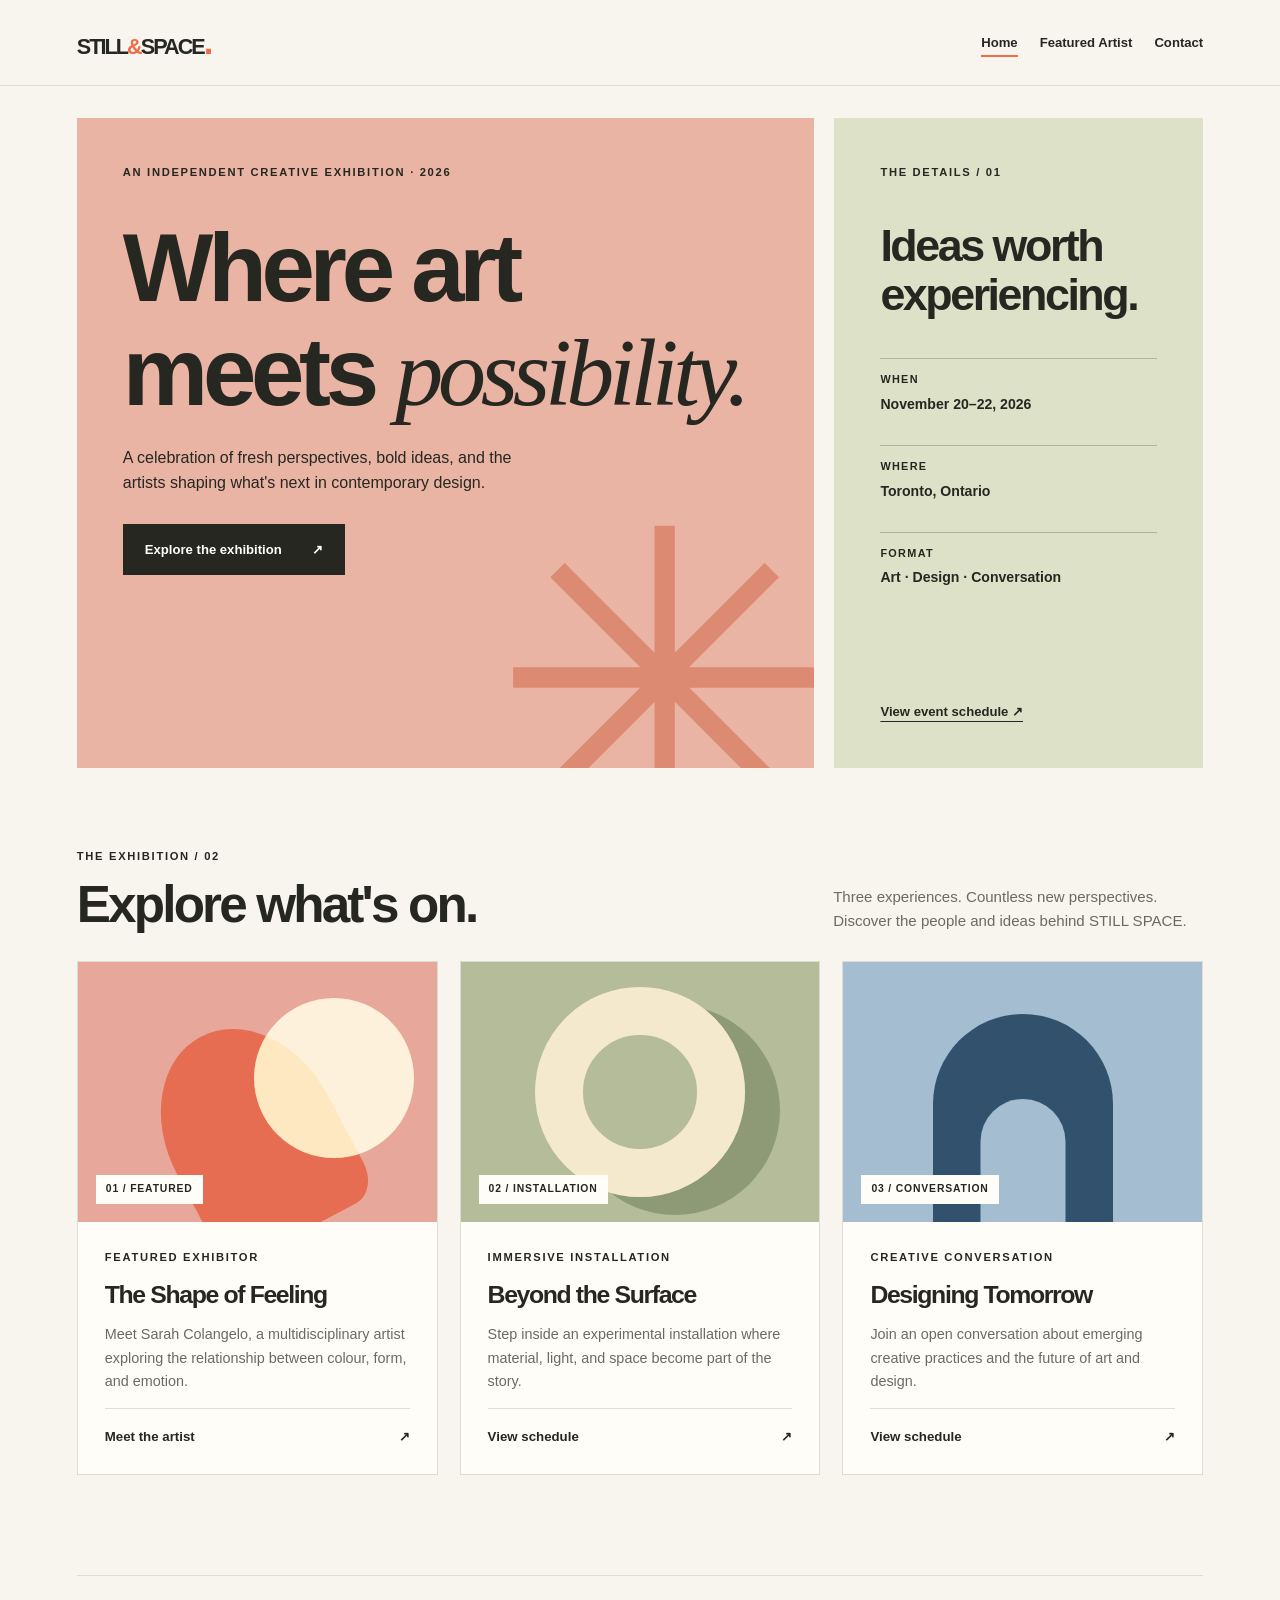
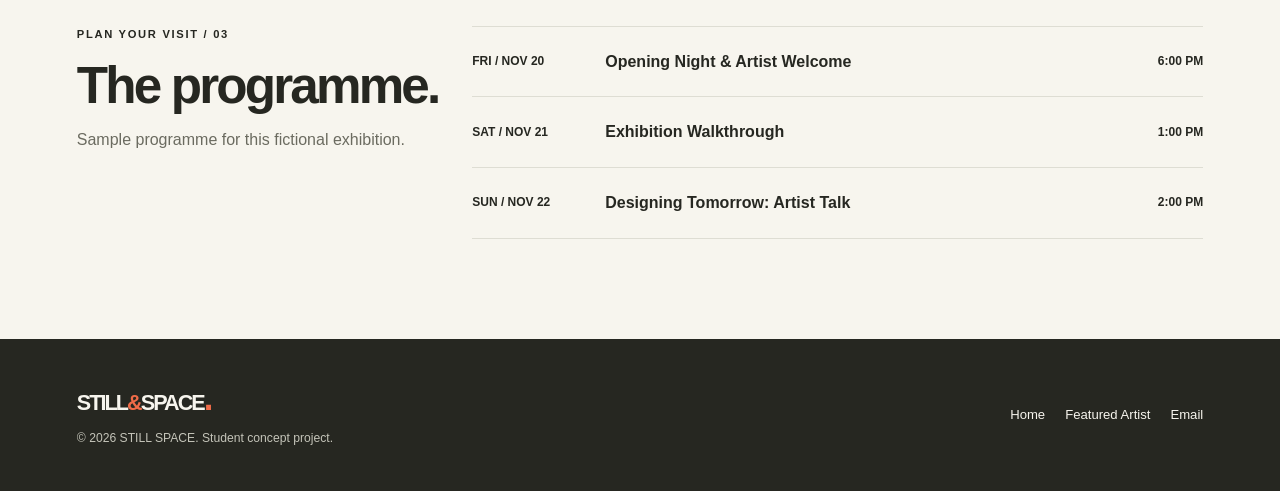
<file: index.html>
<!DOCTYPE html>
<html lang="en">
<head>
    <meta charset="UTF-8">
    <meta name="viewport" content="width=device-width, initial-scale=1.0">
    <title>STILL SPACE | EXHIBITION HUB</title>
    <link rel="stylesheet" href="css/style.css">
</head>
<body>
    <header class="site-header">
    <a class="brand" href="index.html" aria-label="Still Space home">STILL<span>&</span>SPACE<span class="brand-dot">.</span></a>
    <nav aria-label="Main navigation"><ul class="nav-links"><li><a class="active" aria-current="page" href="index.html">Home</a></li><li><a href="detail.html">Featured Artist</a></li><li><a href="#contact">Contact</a></li></ul></nav>
  </header>
  <main class="container">
    <section class="hero-grid" aria-labelledby="hero-title">
      <div class="hero-primary">
        <p class="eyebrow">AN INDEPENDENT CREATIVE EXHIBITION · 2026</p>
        <h1 id="hero-title">Where art<br>meets <em>possibility.</em></h1>
        <p class="hero-description">A celebration of fresh perspectives, bold ideas, and the artists shaping what's next in contemporary design.</p>
        <a class="button button-dark" href="#lineup">Explore the exhibition <span aria-hidden="true">↗</span></a>
        <span class="hero-decoration" aria-hidden="true">✳</span>
      </div>
 <aside class="hero-secondary" aria-label="Exhibition information">
        <p class="eyebrow">THE DETAILS / 01</p>
        <h2>Ideas worth<br>experiencing.</h2>
        <div class="info-line"><span>WHEN</span><strong>November 20–22, 2026</strong></div>
        <div class="info-line"><span>WHERE</span><strong>Toronto, Ontario</strong></div>
        <div class="info-line"><span>FORMAT</span><strong>Art · Design · Conversation</strong></div>
        <a class="text-link" href="#schedule">View event schedule <span aria-hidden="true">↗</span></a>
      </aside>
    </section>
    <section class="intro-section" id="lineup" aria-labelledby="lineup-title"><div><p class="eyebrow">THE EXHIBITION / 02</p><h2 id="lineup-title">Explore what's on.</h2></div><p>Three experiences. Countless new perspectives. Discover the people and ideas behind STILL SPACE.</p></section>
    <section class="cards-gallery" aria-label="Exhibition highlights">
      <article class="card"><div class="card-art art-one" role="img" aria-label="Abstract coral and pink sculptural composition">
        <span class="art-shape art-shape-one"></span>
        <span class="art-shape art-shape-two"></span></span>
        <span class="art-label">01 / FEATURED</span></div>
        <div class="card-content">
          <p class="eyebrow">FEATURED EXHIBITOR</p>
          <h3>The Shape of Feeling</h3>
          <p>Meet Sarah Colangelo, a multidisciplinary artist exploring the relationship between colour, form, and emotion.</p>
          <a class="card-link" href="detail.html">Meet the artist<span aria-hidden="true">↗</span></a></div></article>
      <article class="card"><div class="card-art art-two" role="img" aria-label="Abstract circular geometric design in cream and olive"><span class="art-ring"></span><span class="art-label">02 / INSTALLATION</span></div><div class="card-content"><p class="eyebrow">IMMERSIVE INSTALLATION</p><h3>Beyond the Surface</h3><p>Step inside an experimental installation where material, light, and space become part of the story.</p><a class="card-link" href="#schedule">View schedule <span aria-hidden="true">↗</span></a></div></article>
      <article class="card"><div class="card-art art-three" role="img" aria-label="Minimal blue geometric poster-style artwork"><span class="art-arch"></span><span class="art-label">03 / CONVERSATION</span></div><div class="card-content"><p class="eyebrow">CREATIVE CONVERSATION</p><h3>Designing Tomorrow</h3><p>Join an open conversation about emerging creative practices and the future of art and design.</p><a class="card-link" href="#schedule">View schedule <span aria-hidden="true">↗</span></a></div></article>
    </section>
    <section class="schedule-section" id="schedule" aria-labelledby="schedule-title"><div class="schedule-heading"><p class="eyebrow">PLAN YOUR VISIT / 03</p><h2 id="schedule-title">The programme.</h2><p>Sample programme for this fictional exhibition.</p></div><div class="schedule-list"><div class="schedule-item"><span>FRI / NOV 20</span><strong>Opening Night & Artist Welcome</strong><span>6:00 PM</span></div><div class="schedule-item"><span>SAT / NOV 21</span><strong>Exhibition Walkthrough</strong><span>1:00 PM</span></div><div class="schedule-item"><span>SUN / NOV 22</span><strong>Designing Tomorrow: Artist Talk</strong><span>2:00 PM</span></div></div></section>
  </main>
  <footer class="site-footer" id="contact"><div><a class="brand footer-brand" href="index.html">STILL<span>&</span>SPACE<span class="brand-dot">.</span></a><p>© 2026 STILL SPACE. Student concept project.</p></div><div class="footer-links"><a href="index.html">Home</a><a href="detail.html">Featured Artist</a><a href="mailto:hello@example.com">Email</a></div></footer>
</body>
</html>
</file>
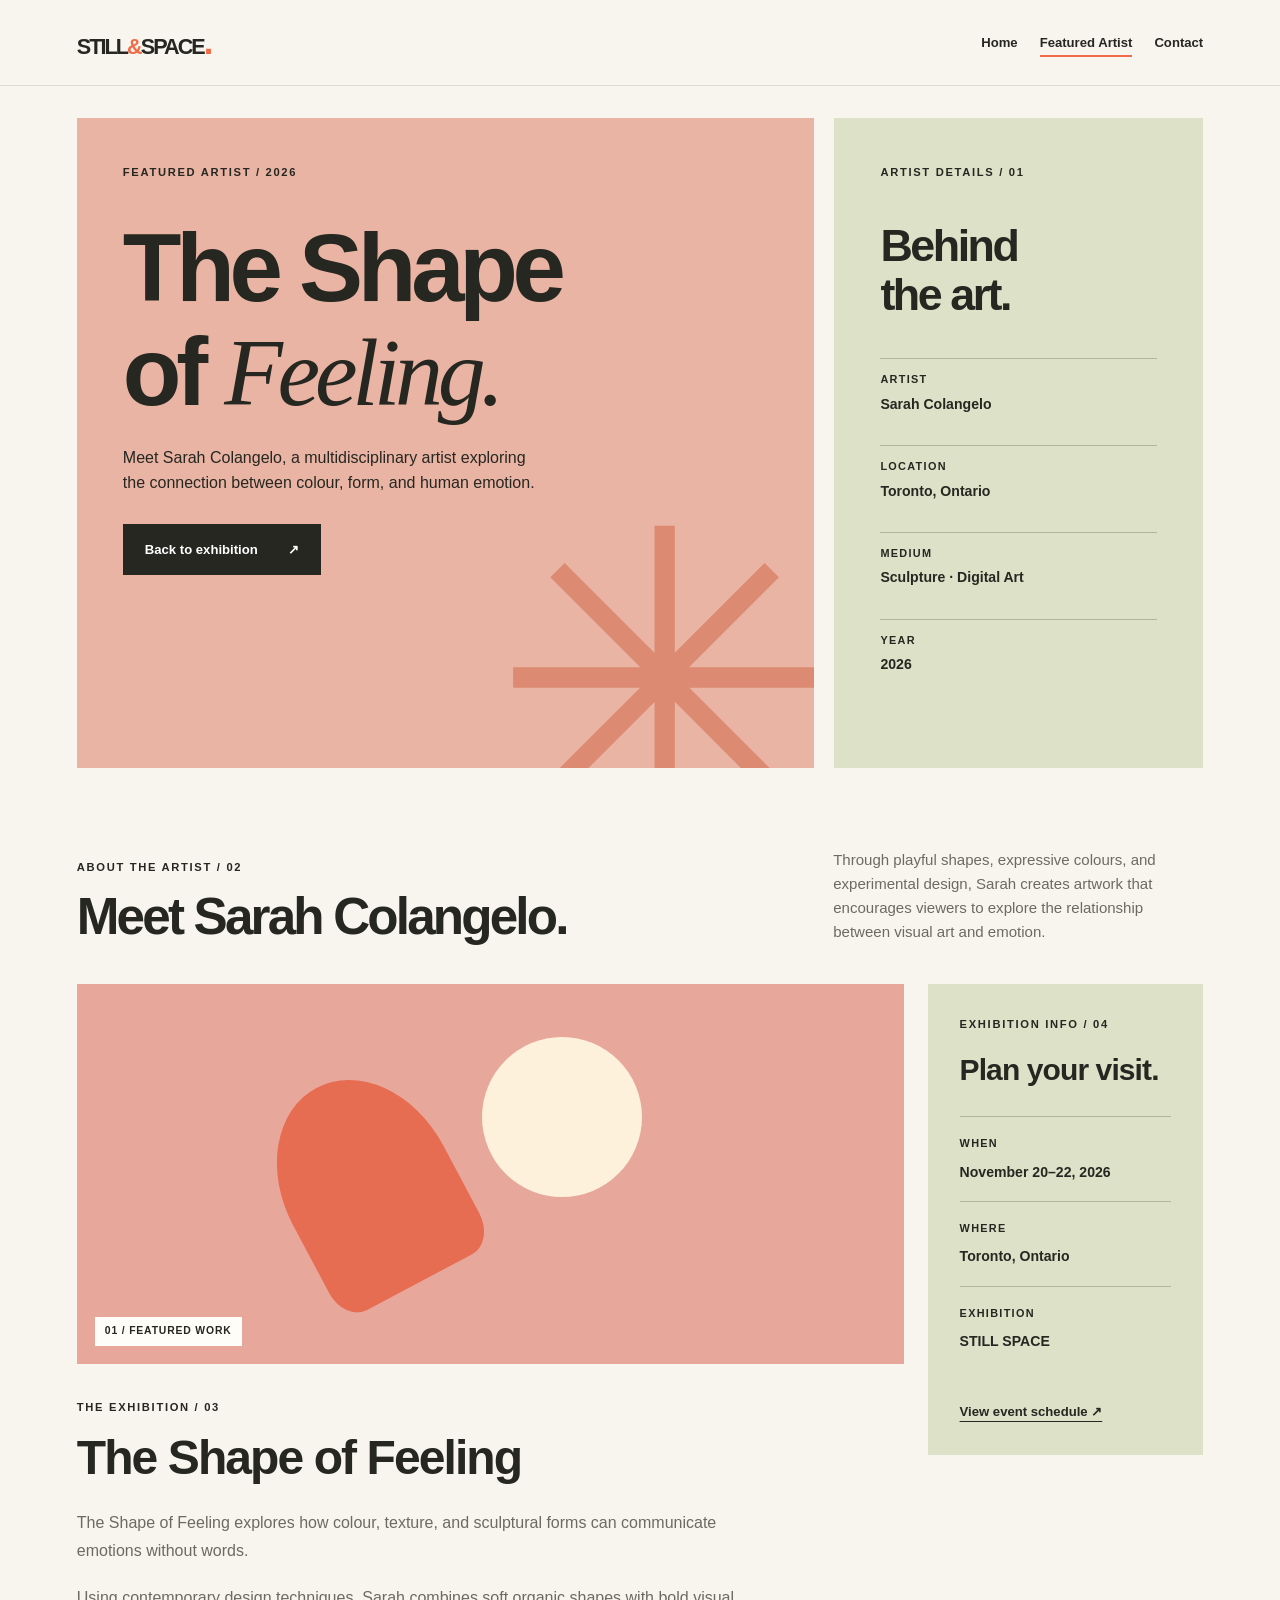
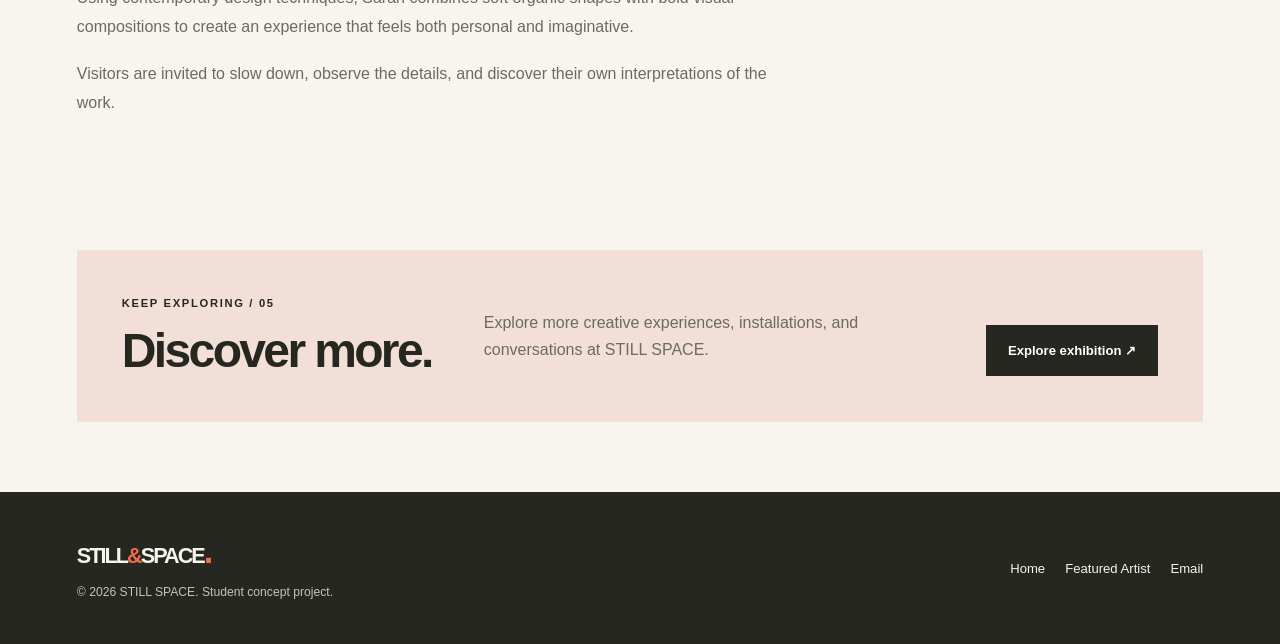
<file: detail.html>
<!DOCTYPE html>
<html lang="en">
<head>
    <meta charset="UTF-8">
    <meta name="viewport" content="width=device-width, initial-scale=1.0">
    <title>Featured Artist | STILL SPACE</title>
    <link rel="stylesheet" href="css/style.css">
</head>

<body>

   
    <header class="site-header">
        <a class="brand" href="index.html">
            STILL<span>&</span>SPACE<span class="brand-dot">.</span>
        </a>

        <nav aria-label="Main navigation">
            <ul class="nav-links">
                <li><a href="index.html">Home</a></li>
                <li>
                    <a class="active" aria-current="page" href="detail.html">
                        Featured Artist
                    </a>
                </li>
                <li><a href="#contact">Contact</a></li>
            </ul>
        </nav>
    </header>

    <main class="container">


        <section class="hero-grid">

            <div class="hero-primary">
                <p class="eyebrow">FEATURED ARTIST / 2026</p>

                <h1>
                    The Shape<br>
                    of <em>Feeling.</em>
                </h1>

                <p class="hero-description">
                    Meet Sarah Colangelo, a multidisciplinary artist
                    exploring the connection between colour,
                    form, and human emotion.
                </p>

                <a class="button button-dark" href="index.html">
                    Back to exhibition <span aria-hidden="true">↗</span>
                </a>

                <span class="hero-decoration" aria-hidden="true">✳</span>
            </div>

            <aside class="hero-secondary">
                <p class="eyebrow">ARTIST DETAILS / 01</p>

                <h2>
                    Behind<br>
                    the art.
                </h2>

                <div class="info-line">
                    <span>ARTIST</span>
                    <strong>Sarah Colangelo</strong>
                </div>

                <div class="info-line">
                    <span>LOCATION</span>
                    <strong>Toronto, Ontario</strong>
                </div>

                <div class="info-line">
                    <span>MEDIUM</span>
                    <strong>Sculpture · Digital Art</strong>
                </div>

                <div class="info-line">
                    <span>YEAR</span>
                    <strong>2026</strong>
                </div>
            </aside>

        </section>


        <section class="intro-section">
            <div>
                <p class="eyebrow">ABOUT THE ARTIST / 02</p>
                <h2>Meet Sarah Colangelo.</h2>
            </div>

            <p>
                Through playful shapes, expressive colours,
                and experimental design, Sarah creates artwork
                that encourages viewers to explore the
                relationship between visual art and emotion.
            </p>
        </section>

        
        <section class="detail-content-grid">

            <article class="detail-article">
                <div class="detail-art art-one" role="img"
                     aria-label="Abstract coral and pink artwork">
                    <span class="art-shape art-shape-one"></span>
                    <span class="art-shape art-shape-two"></span>
                    <span class="art-label">01 / FEATURED WORK</span>
                </div>

                <div class="detail-article-text">
                    <p class="eyebrow">THE EXHIBITION / 03</p>
                    <h2>The Shape of Feeling</h2>

                    <p>
                        The Shape of Feeling explores how colour,
                        texture, and sculptural forms can communicate
                        emotions without words.
                    </p>

                    <p>
                        Using contemporary design techniques,
                        Sarah combines soft organic shapes with
                        bold visual compositions to create an
                        experience that feels both personal
                        and imaginative.
                    </p>

                    <p>
                        Visitors are invited to slow down,
                        observe the details, and discover their
                        own interpretations of the work.
                    </p>
                </div>
            </article>

            <aside class="detail-sidebar">
                <p class="eyebrow">EXHIBITION INFO / 04</p>

                <h3>Plan your visit.</h3>

                <div class="info-line">
                    <span>WHEN</span>
                    <strong>November 20–22, 2026</strong>
                </div>

                <div class="info-line">
                    <span>WHERE</span>
                    <strong>Toronto, Ontario</strong>
                </div>

                <div class="info-line">
                    <span>EXHIBITION</span>
                    <strong>STILL SPACE</strong>
                </div>

                <a class="text-link" href="index.html#schedule">
                    View event schedule ↗
                </a>
            </aside>

        </section>


        <section class="detail-bottom">
            <div>
                <p class="eyebrow">KEEP EXPLORING / 05</p>
                <h2>Discover more.</h2>
            </div>

            <p>
                Explore more creative experiences,
                installations, and conversations
                at STILL SPACE.
            </p>

            <a class="button button-dark" href="index.html">
                Explore exhibition ↗
            </a>
        </section>

    </main>

    <footer class="site-footer" id="contact">
        <div>
            <a class="brand footer-brand" href="index.html">
                STILL<span>&</span>SPACE<span class="brand-dot">.</span>
            </a>

            <p>© 2026 STILL SPACE. Student concept project.</p>
        </div>

        <div class="footer-links">
            <a href="index.html">Home</a>
            <a href="detail.html">Featured Artist</a>
            <a href="mailto:hello@example.com">Email</a>
        </div>
    </footer>

</body>
</html>
</file>
<file: css/style.css>
:root {
    --ink: #262721;
    --cream: #f7f5ee;
    --paper: #fffdf7;
    --orange: #f06b48;
    --muted: #6b6b60;
    --line: #deddd3;
    --olive: #747d54;
}

* {
    margin: 0;
    padding: 0;
    box-sizing: border-box;
}

html {
    scroll-behavior: smooth;
}

body {
    font-family: Arial, Helvetica, sans-serif;
    background: var(--cream);
    color: var(--ink);
    line-height: 1.6;
}

a {
    color: inherit;
    text-decoration: none;
}

a:focus-visible {
    outline: 3px solid var(--orange);
    outline-offset: 4px;
}

.site-header {
    display: flex;
    flex-direction: column;
    justify-content: space-between;
    align-items: flex-start;
    gap: 16px;
    padding: 22px 6%;
    border-bottom: 1px solid var(--line);
}

.brand {
    font-size: 1.35rem;
    font-weight: 900;
    letter-spacing: -.09em;
    line-height: 1;
}

.brand span {
    color: var(--orange);
}

.brand-dot {
    font-size: 1.6em;
}

.nav-links {
    display: flex;
    flex-wrap: wrap;
    gap: 12px 22px;
    list-style: none;
    font-size: .82rem;
    font-weight: 700;
}

.nav-links a {
    padding-bottom: 5px;
}

.nav-links a:hover,
.nav-links .active {
    border-bottom: 2px solid var(--orange);
}

.container {
    width: min(1320px, 88%);
    margin: auto;
}

.eyebrow {
    font-size: .7rem;
    font-weight: 800;
    letter-spacing: .15em;
    text-transform: uppercase;
}

h1, h2, h3 {
    line-height: 1.08;
    letter-spacing: -.055em;
}

h1 {
    font-size: clamp(3.4rem, 9vw, 7.8rem);
    font-weight: 900;
}

h1 em {
    font-family: Georgia, serif;
    font-weight: 400;
}

h2 {
    font-size: clamp(2rem, 4vw, 3.5rem);
}

h3 {
    font-size: 1.55rem;
}

.hero-grid,
.content-grid {
    display: grid;
    grid-template-columns: 1fr;
    gap: 20px;
}

.hero-grid {
    margin: 32px 0 80px;
}

.hero-primary,
.hero-secondary {
    position: relative;
    overflow: hidden;
    min-width: 0;
    padding: 34px 28px;
}

.hero-primary {
    background: #e9b4a3;
    min-height: 460px;
}

.hero-primary h1 {
    margin: 35px 0 20px;
    position: relative;
    z-index: 1;
}

.hero-description {
    max-width: 420px;
    font-size: 1rem;
    position: relative;
    z-index: 1;
}

.hero-decoration {
    position: absolute;
    right: -25px;
    bottom: -125px;
    font-size: 26rem;
    color: #dc8b72;
    line-height: 1;
    pointer-events: none;
}


.button {
    display: inline-flex;
    align-items: center;
    justify-content: space-between;
    gap: 30px;
    padding: 15px 22px;
    font-size: .82rem;
    font-weight: 800;
    margin-top: 28px;
    position: relative;
    z-index: 1;
    transition: transform .2s;
}

.button:hover {
    transform: translateY(-3px);
}

.button-dark {
    background: var(--ink);
    color: white;
}

.hero-secondary {
    background: #dce1c8;
    display: flex;
    flex-direction: column;
    justify-content: flex-start;
    gap: 24px;
}

.hero-secondary h2 {
    font-size: clamp(2rem, 3.5vw, 3rem);
    margin: 10px 0;
}

.info-line {
    display: flex;
    flex-direction: column;
    gap: 4px;
    border-top: 1px solid #aeb79e;
    padding-top: 12px;
}

.info-line span,
.metadata-sidebar dt {
    font-size: .68rem;
    font-weight: 800;
    letter-spacing: .12em;
}

.info-line strong {
    font-size: .88rem;
}

.text-link {
    font-size: .82rem;
    font-weight: 800;
    text-decoration: underline;
    text-underline-offset: 5px;
    margin-top: auto;
}


.intro-section {
    display: flex;
    flex-direction: column;
    justify-content: space-between;
    gap: 20px;
    margin-bottom: 28px;
}

.intro-section h2 {
    margin-top: 12px;
}

.intro-section > p {
    max-width: 370px;
    color: var(--muted);
    font-size: .94rem;
}


.cards-gallery {
    display: grid;
    grid-template-columns: 1fr;
    gap: 22px;
    margin-bottom: 100px;
}

.card {
    display: flex;
    flex-direction: column;
    background: var(--paper);
    border: 1px solid var(--line);
    min-width: 0;
}

.card-art {
    height: 260px;
    position: relative;
    overflow: hidden;
}

.art-label {
    position: absolute;
    left: 18px;
    bottom: 18px;
    background: var(--paper);
    padding: 6px 10px;
    font-size: .65rem;
    font-weight: 800;
    letter-spacing: .08em;
}


.art-one {
    background: #e7a79b;
}

.art-shape {
    position: absolute;
    display: block;
}

.art-shape-one {
    width: 170px;
    height: 220px;
    background: #e66d52;
    border-radius: 50% 50% 15% 15%;
    left: 25%;
    top: 24%;
    transform: rotate(-28deg);
}

.art-shape-two {
    width: 160px;
    height: 160px;
    background: #f6d7a4;
    border-radius: 50%;
    left: 49%;
    top: 14%;
    mix-blend-mode: screen;
}

.art-two {
    background: #b4bc9a;
}

.art-ring {
    position: absolute;
    width: 210px;
    height: 210px;
    border: 48px solid #f4e9cc;
    border-radius: 50%;
    left: 50%;
    top: 50%;
    transform: translate(-50%, -50%);
    box-shadow: 35px 18px 0 #8e9a75;
}


.art-three {
    background: #a4bdd1;
}

.art-arch {
    position: absolute;
    width: 180px;
    height: 220px;
    background: #31516c;
    border-radius: 100px 100px 0 0;
    left: 50%;
    bottom: -12px;
    transform: translateX(-50%);
}

.art-arch:after {
    content: "";
    position: absolute;
    width: 85px;
    height: 135px;
    border-radius: 50px 50px 0 0;
    background: #a4bdd1;
    left: 50%;
    bottom: 0;
    transform: translateX(-50%);
}


.card-content {
    padding: 27px;
    display: flex;
    flex-direction: column;
    flex: 1;
    gap: 15px;
}

.card-content > p:not(.eyebrow) {
    color: var(--muted);
    font-size: .9rem;
}

.card-link {
    display: flex;
    justify-content: space-between;
    align-items: center;
    border-top: 1px solid var(--line);
    padding-top: 17px;
    margin-top: auto;
    font-size: .83rem;
    font-weight: 800;
}

.card-link:hover {
    color: var(--orange);
}

.schedule-section {
    display: grid;
    grid-template-columns: 1fr;
    gap: 30px;
    padding: 50px 0 100px;
    border-top: 1px solid var(--line);
}

.schedule-heading h2 {
    margin: 14px 0;
}

.schedule-heading > p:last-child {
    color: var(--muted);
}

.schedule-item {
    display: grid;
    grid-template-columns: 1fr;
    gap: 8px;
    border-bottom: 1px solid var(--line);
    padding: 22px 0;
}

.schedule-item:first-child {
    border-top: 1px solid var(--line);
}

.schedule-item span {
    font-size: .75rem;
    font-weight: 700;
}

.schedule-item strong {
    font-size: 1rem;
}

.site-footer {
    display: flex;
    flex-direction: column;
    justify-content: space-between;
    gap: 26px;
    padding: 42px 6%;
    background: var(--ink);
    color: var(--cream);
}

.site-footer p {
    margin-top: 12px;
    color: #c4c4b9;
    font-size: .76rem;
}

.footer-links {
    display: flex;
    flex-wrap: wrap;
    gap: 20px;
    font-size: .82rem;
}

.footer-links a:hover {
    color: #f6ad91;
}


.detail-layout {
    padding-top: 40px;
    padding-bottom: 100px;
}

.back-link {
    display: inline-block;
    font-size: .8rem;
    font-weight: 700;
}

.back-link:hover {
    color: var(--orange);
}

.detail-content-grid {
    display: grid;
    grid-template-columns: 1fr;
    gap: 24px;
    margin: 40px 0 80px;
}

.detail-art {
    height: 380px;
    position: relative;
    overflow: hidden;
}



.detail-article-text {
    padding: 35px 0;
}

.detail-article-text h2 {
    font-size: clamp(30px, 4vw, 48px);
    margin: 15px 0 25px;
    letter-spacing: -.04em;
}

.detail-article-text p:not(.eyebrow) {
    font-size: 16px;
    line-height: 1.8;
    margin-bottom: 18px;
    max-width: 700px;
    color: var(--muted);
}



.detail-sidebar {
    background: #dce1c8;
    padding: 32px;
    align-self: start;
}

.detail-sidebar h3 {
    font-size: 30px;
    margin: 20px 0 30px;
    letter-spacing: -.03em;
}

.detail-sidebar .info-line {
    display: flex;
    flex-direction: column;
    gap: 8px;
    padding: 18px 0;
    border-top: 1px solid #aeb79e;
}

.detail-sidebar .text-link {
    display: inline-block;
    margin-top: 30px;
}


.detail-bottom {
    background: #f1dfd8;
    padding: 45px;
    margin-bottom: 70px;
    display: flex;
    flex-direction: column;
    align-items: flex-start;
    gap: 20px;
}

.detail-bottom h2 {
    font-size: clamp(32px, 4vw, 48px);
    margin-top: 12px;
}

.detail-bottom p:not(.eyebrow) {
    font-size: 16px;
    line-height: 1.7;
    max-width: 450px;
    color: var(--muted);
}

@media (min-width: 768px) {

    .site-header {
        flex-direction: row;
        align-items: center;
        padding-top: 25px;
        padding-bottom: 25px;
    }

    .hero-grid {
        grid-template-columns: 2fr 1fr;
    }

    .hero-primary,
    .hero-secondary {
        padding: 46px;
    }

    .hero-primary {
        min-height: 590px;
    }

    .cards-gallery {
        grid-template-columns: repeat(auto-fit, minmax(280px, 1fr));
    }

    .intro-section {
        flex-direction: row;
        align-items: end;
    }

    .schedule-section {
        grid-template-columns: 1fr 2fr;
    }

    .schedule-item {
        grid-template-columns: 125px 1fr 85px;
        align-items: center;
    }

    .schedule-item span:last-child {
        text-align: right;
    }

    .site-footer {
        flex-direction: row;
        align-items: center;
    }

    .content-grid {
        grid-template-columns: minmax(0, 3fr) minmax(0, 1fr);
        gap: 30px;
    }

    .feature-art {
        height: 480px;
    }

    .detail-content-grid {
        grid-template-columns: minmax(0, 3fr) minmax(0, 1fr);
        gap: 24px;
    }

    .detail-bottom {
        flex-direction: row;
        align-items: center;
        justify-content: space-between;
    }
}

@media (min-width: 1100px) {

    .hero-primary h1 {
        font-size: clamp(5rem, 7.5vw, 7.8rem);
    }

    .hero-primary {
        min-height: 650px;
    }

    .hero-secondary {
        gap: 30px;
    }

    .content-grid {
        gap: 45px;
    }
}

@media (max-width: 767px) {

    .detail-art {
        height: 280px;
    }

    .detail-sidebar {
        padding: 25px;
    }

    .detail-bottom {
        padding: 30px;
    }
}

@media (prefers-reduced-motion: reduce) {

    html {
        scroll-behavior: auto;
    }

    .button {
        transition: none;
    }
}
</file>
